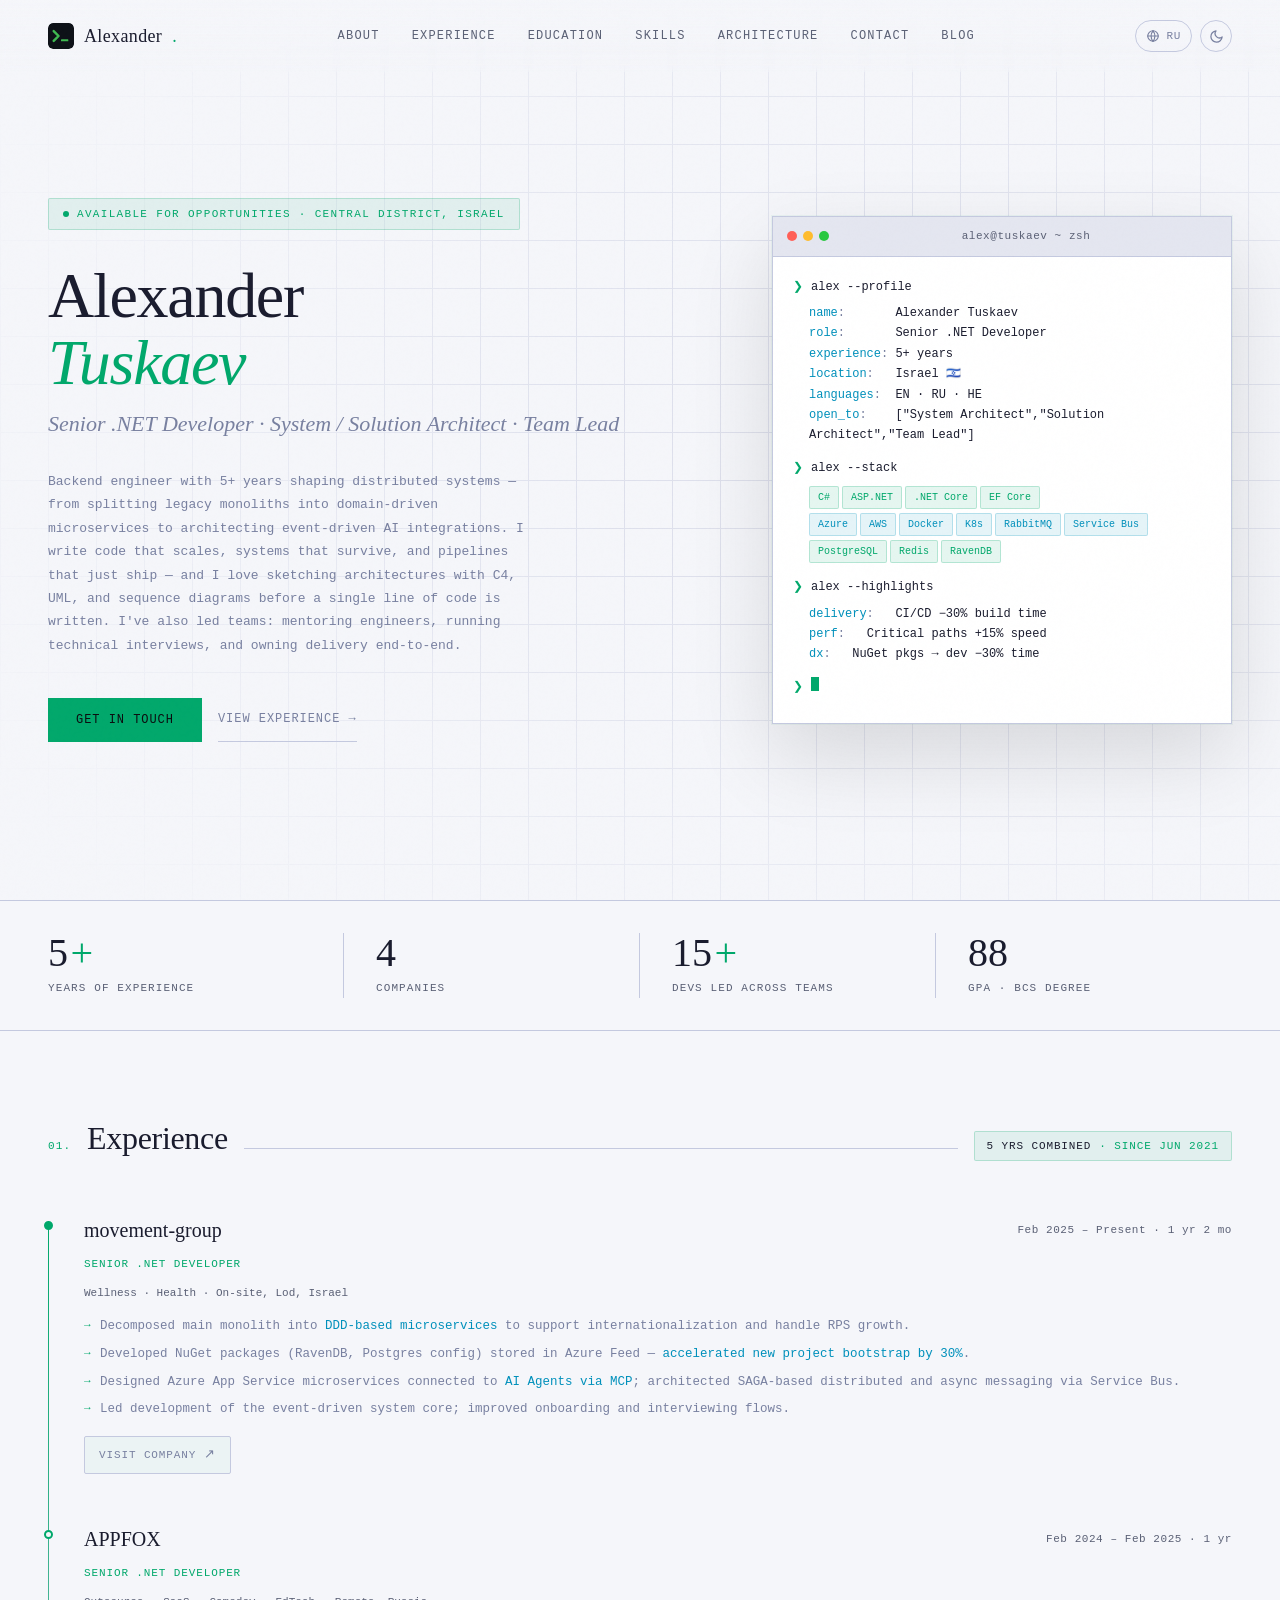
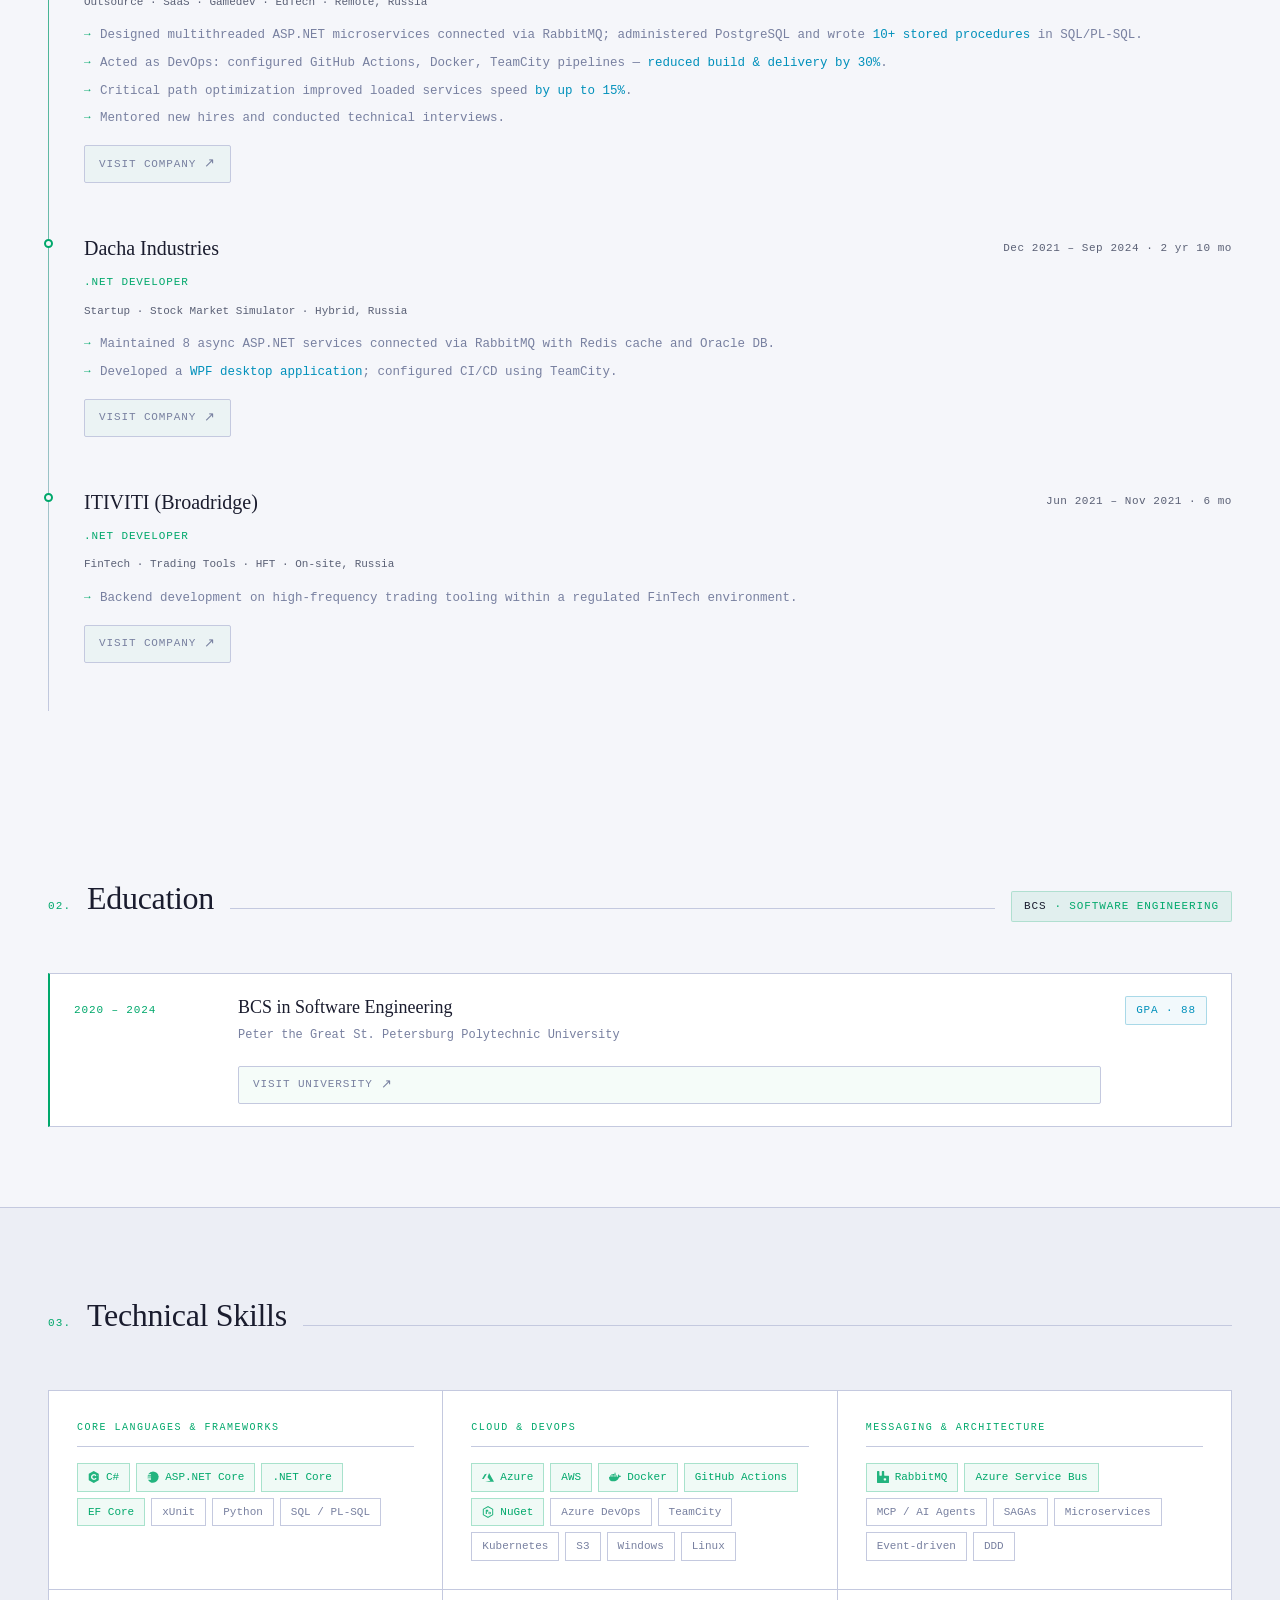
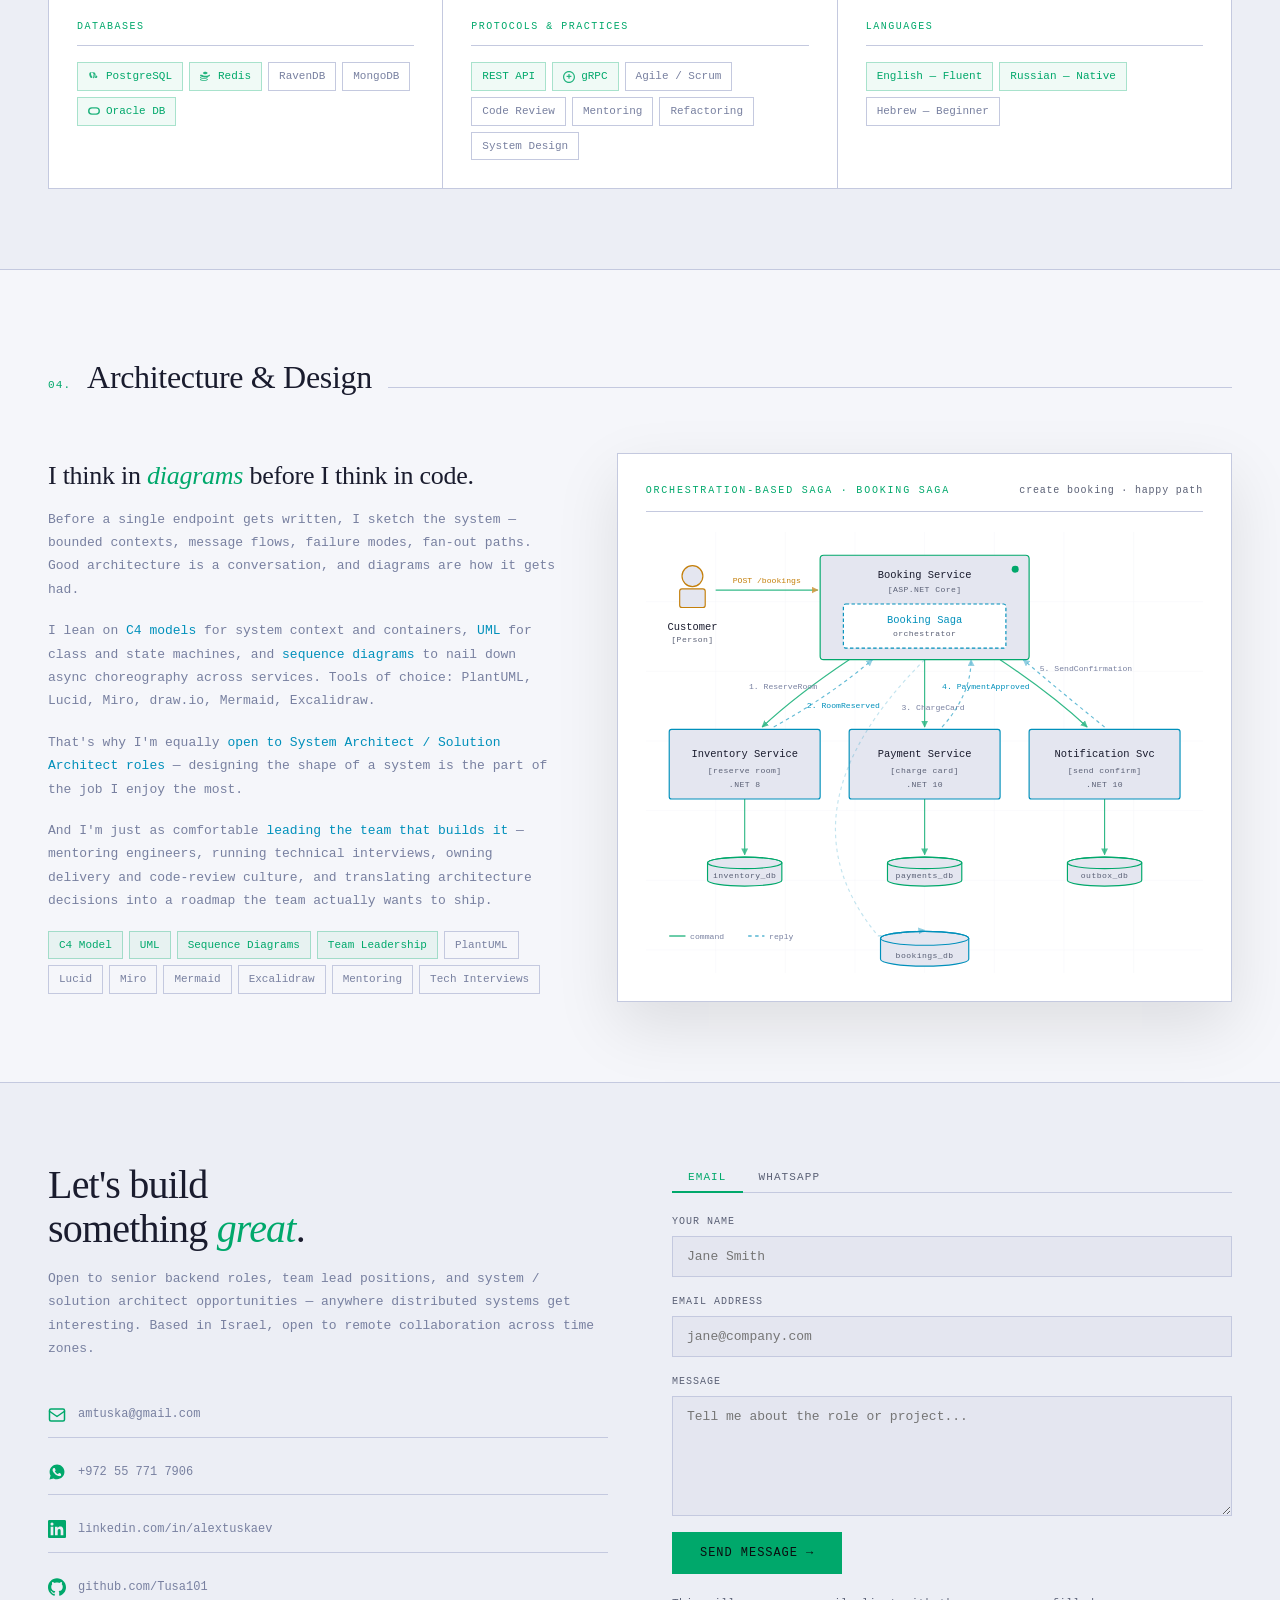
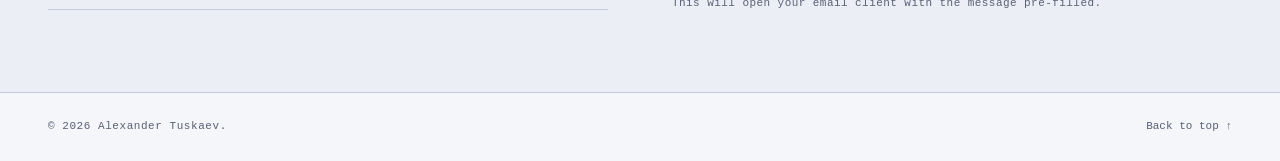
<file: index.html>
<!DOCTYPE html>
<html lang="en" data-theme="dark">
<head>
<meta charset="UTF-8" />
<meta name="viewport" content="width=device-width, initial-scale=1.0"/>
<meta http-equiv="Content-Security-Policy" content="default-src 'none'; style-src 'self' https://fonts.googleapis.com; font-src https://fonts.gstatic.com; script-src 'self'; img-src 'self' data:; connect-src 'none'; object-src 'none'; manifest-src 'self'; base-uri 'self'; form-action 'self';">
<meta name="robots" content="index, follow, noarchive">
<meta name="i18n-title-key" content="page.title.index">
<title>Alexander Tuskaev — Senior .NET Developer</title>
<link rel="preconnect" href="https://fonts.googleapis.com">
<link href="https://fonts.googleapis.com/css2?family=DM+Mono:ital,wght@0,300;0,400;0,500;1,300&family=Fraunces:ital,opsz,wght@0,9..144,300;0,9..144,400;0,9..144,600;1,9..144,300&display=swap" rel="stylesheet">
<link rel="stylesheet" href="index.css">
<script src="theme.js"></script>
<script src="i18n/en.js"></script>
<script src="i18n/ru.js"></script>
<script src="lang.js"></script>
<link rel="icon" type="image/png" href="favicons/favicon-96x96.png" sizes="96x96" />
<link rel="icon" type="image/svg+xml" href="favicons/favicon.svg" />
<link rel="shortcut icon" href="favicons/favicon.ico" />
<link rel="apple-touch-icon" sizes="180x180" href="favicons/apple-touch-icon.png" />
<meta name="apple-mobile-web-app-title" content="Tusa101" />
<meta name="description" content="Personal portfolio of Alexander Tuskaev — .NET Backend Engineer specializing in scalable systems, microservices and cloud solutions." />

  <!-- Open Graph -->
  <meta property="og:title" content="Alexander Tuskaev | Backend Engineer" />
  <meta property="og:description" content="Personal portfolio, projects and contact information." />
  <meta property="og:image" content="https://tusa101.github.io/preview.png" />
  <meta property="og:url" content="https://tusa101.github.io/" />
  <meta property="og:type" content="website" />

  <!-- Twitter -->
  <meta name="twitter:card" content="summary_large_image" />
  <meta name="twitter:title" content="Alexander Tuskaev | Backend Engineer" />
  <meta name="twitter:description" content="Personal portfolio, projects and contact information." />
  <meta name="twitter:image" content="https://tusa101.github.io/preview.png" />
<link rel="manifest" href="favicons/site.webmanifest" />
</head>
<body>

<!-- NAV -->
<nav>
  <a href="#" class="nav-logo">
    <img src="favicons/favicon.svg" alt="" class="nav-logo-img" />
    Alexander<span>.</span>
  </a>
  <ul class="nav-links">
    <li><a href="#" data-i18n="nav.about">About</a></li>
    <li><a href="#experience" data-i18n="nav.experience">Experience</a></li>
    <li><a href="#education" data-i18n="nav.education">Education</a></li>
    <li><a href="#skills" data-i18n="nav.skills">Skills</a></li>
    <li><a href="#architecture" data-i18n="nav.architecture">Architecture</a></li>
    <li><a href="#contact" data-i18n="nav.contact">Contact</a></li>
    <li><a href="blog.html" data-i18n="nav.blog">Blog</a></li>
  </ul>
  <div class="nav-actions">
    <button id="lang-toggle" class="lang-toggle" aria-label="Switch language" title="Switch language"></button>
    <button id="theme-toggle" class="theme-toggle" aria-label="Switch to light theme" title="Switch to light theme"></button>
  </div>
</nav>

<!-- HERO -->
<section class="hero">
  <div class="hero-left">
    <div class="hero-tag" id="hero-tag"></div>
    <h1 id="hero-name"></h1>
    <p class="hero-subtitle" id="hero-subtitle"></p>
    <p class="hero-desc" id="hero-desc"></p>
    <div class="hero-actions">
      <a href="#contact" class="btn-primary" data-i18n="hero.btn.getInTouch">Get in touch</a>
      <a href="#experience" class="btn-ghost" data-i18n="hero.btn.viewExperience">View experience →</a>
    </div>
  </div>

  <div class="hero-right">
    <div class="terminal">
      <div class="terminal-bar">
        <div class="dot dot-r"></div>
        <div class="dot dot-y"></div>
        <div class="dot dot-g"></div>
        <span class="terminal-title">alex@tuskaev ~ zsh</span>
      </div>
      <div class="terminal-body" id="terminal-body"></div>
    </div>
  </div>
</section>

<!-- METRICS -->
<div class="metrics" id="metrics-row"></div>

<!-- EXPERIENCE -->
<section id="experience">
  <div class="section-header">
    <span class="section-num">01.</span>
    <h2 class="section-title" data-i18n="section.experience">Experience</h2>
    <div class="section-line"></div>
    <span class="section-summary" id="experience-summary"></span>
  </div>
  <div class="timeline" id="experience-list"></div>
</section>

<!-- EDUCATION -->
<section id="education">
  <div class="section-header">
    <span class="section-num">02.</span>
    <h2 class="section-title" data-i18n="section.education">Education</h2>
    <div class="section-line"></div>
    <span class="section-summary" data-i18n-html="edu.summaryHtml"><strong>BCS</strong> · Software Engineering</span>
  </div>
  <div class="education-list" id="education-list"></div>
</section>

<!-- SKILLS -->
<section id="skills">
  <div class="section-header">
    <span class="section-num">03.</span>
    <h2 class="section-title" data-i18n="section.skills">Technical Skills</h2>
    <div class="section-line"></div>
  </div>
  <div class="skills-grid" id="skills-grid"></div>
</section>

<!-- ARCHITECTURE -->
<section id="architecture">
  <div class="section-header">
    <span class="section-num">04.</span>
    <h2 class="section-title" data-i18n="section.architecture">Architecture &amp; Design</h2>
    <div class="section-line"></div>
  </div>

  <div class="arch-inner">
    <div class="arch-text" id="arch-text"></div>

    <div class="arch-diagram">
      <div class="arch-diagram-header">
        <span class="arch-diagram-title">Orchestration-based Saga · Booking Saga</span>
        <span class="arch-diagram-meta">create booking · happy path</span>
      </div>
      <svg class="arch-svg" viewBox="0 0 480 380" xmlns="http://www.w3.org/2000/svg">
        <!-- Defs: arrowheads -->
        <defs>
          <marker id="arrow-cmd" viewBox="0 0 10 10" refX="9" refY="5" markerWidth="6" markerHeight="6" orient="auto-start-reverse">
            <path d="M 0 0 L 10 5 L 0 10 z" fill="#4af0a0" opacity="0.85"/>
          </marker>
          <marker id="arrow-reply" viewBox="0 0 10 10" refX="9" refY="5" markerWidth="6" markerHeight="6" orient="auto-start-reverse">
            <path d="M 0 0 L 10 5 L 0 10 z" fill="#3dd6f5" opacity="0.7"/>
          </marker>
          <marker id="arrow-init" viewBox="0 0 10 10" refX="9" refY="5" markerWidth="6" markerHeight="6" orient="auto-start-reverse">
            <path d="M 0 0 L 10 5 L 0 10 z" fill="#f5a623" opacity="0.85"/>
          </marker>
        </defs>

        <!-- Background grid -->
        <g class="arch-grid" opacity="0.15">
          <path d="M 0 60 H 480 M 0 120 H 480 M 0 180 H 480 M 0 240 H 480 M 0 300 H 480 M 0 360 H 480" stroke="#1e2235" stroke-width="0.5"/>
          <path d="M 60 0 V 380 M 120 0 V 380 M 180 0 V 380 M 240 0 V 380 M 300 0 V 380 M 360 0 V 380 M 420 0 V 380" stroke="#1e2235" stroke-width="0.5"/>
        </g>

        <!-- Client / Customer -->
        <g class="arch-person">
          <circle cx="40" cy="38" r="9" fill="#181b22" stroke="#f5a623" stroke-width="1"/>
          <rect x="29" y="49" width="22" height="16" rx="2" fill="#181b22" stroke="#f5a623" stroke-width="1"/>
          <text x="40" y="84" class="node-label" text-anchor="middle">Customer</text>
          <text x="40" y="95" class="node-sub" text-anchor="middle">[Person]</text>
        </g>

        <!-- Booking Service (with orchestrator inside) -->
        <rect x="150" y="20" width="180" height="90" rx="3" class="node-box primary"/>
        <text x="240" y="40" class="node-label" text-anchor="middle">Booking Service</text>
        <text x="240" y="52" class="node-sub" text-anchor="middle">[ASP.NET Core]</text>
        <!-- Inner orchestrator box -->
        <rect x="170" y="62" width="140" height="38" rx="2" class="arch-inner-box" fill="#13151c" stroke="#3dd6f5" stroke-width="1" stroke-dasharray="3 2"/>
        <text x="240" y="78" class="node-label node-label--accent2" text-anchor="middle">Booking Saga</text>
        <text x="240" y="90" class="node-sub" text-anchor="middle">orchestrator</text>
        <circle cx="318" cy="32" r="3" class="pulse-dot"/>

        <!-- Participant: Inventory Service -->
        <rect x="20" y="170" width="130" height="60" rx="2" class="node-box secondary"/>
        <text x="85" y="194" class="node-label" text-anchor="middle">Inventory Service</text>
        <text x="85" y="208" class="node-sub" text-anchor="middle">[reserve room]</text>
        <text x="85" y="220" class="node-sub" text-anchor="middle">.NET 8</text>

        <!-- Participant: Payment Service -->
        <rect x="175" y="170" width="130" height="60" rx="2" class="node-box secondary"/>
        <text x="240" y="194" class="node-label" text-anchor="middle">Payment Service</text>
        <text x="240" y="208" class="node-sub" text-anchor="middle">[charge card]</text>
        <text x="240" y="220" class="node-sub" text-anchor="middle">.NET 10</text>

        <!-- Participant: Notification Service -->
        <rect x="330" y="170" width="130" height="60" rx="2" class="node-box secondary"/>
        <text x="395" y="194" class="node-label" text-anchor="middle">Notification Svc</text>
        <text x="395" y="208" class="node-sub" text-anchor="middle">[send confirm]</text>
        <text x="395" y="220" class="node-sub" text-anchor="middle">.NET 10</text>

        <!-- Databases under each participant -->
        <g class="arch-db">
          <ellipse cx="85" cy="285" rx="32" ry="5" fill="#181b22" stroke="#4af0a0" stroke-width="1"/>
          <path d="M 53 285 V 300 A 32 5 0 0 0 117 300 V 285" fill="#181b22" stroke="#4af0a0" stroke-width="1"/>
          <ellipse cx="85" cy="285" rx="32" ry="5" fill="none" stroke="#4af0a0" stroke-width="1"/>
          <text x="85" y="296" class="node-sub" text-anchor="middle" dominant-baseline="middle">inventory_db</text>
        </g>
        <g class="arch-db">
          <ellipse cx="240" cy="285" rx="32" ry="5" fill="#181b22" stroke="#4af0a0" stroke-width="1"/>
          <path d="M 208 285 V 300 A 32 5 0 0 0 272 300 V 285" fill="#181b22" stroke="#4af0a0" stroke-width="1"/>
          <ellipse cx="240" cy="285" rx="32" ry="5" fill="none" stroke="#4af0a0" stroke-width="1"/>
          <text x="240" y="296" class="node-sub" text-anchor="middle" dominant-baseline="middle">payments_db</text>
        </g>
        <g class="arch-db">
          <ellipse cx="395" cy="285" rx="32" ry="5" fill="#181b22" stroke="#4af0a0" stroke-width="1"/>
          <path d="M 363 285 V 300 A 32 5 0 0 0 427 300 V 285" fill="#181b22" stroke="#4af0a0" stroke-width="1"/>
          <ellipse cx="395" cy="285" rx="32" ry="5" fill="none" stroke="#4af0a0" stroke-width="1"/>
          <text x="395" y="296" class="node-sub" text-anchor="middle" dominant-baseline="middle">outbox_db</text>
        </g>

        <!-- Booking DB -->
        <g class="arch-db arch-db--booking">
          <ellipse cx="240" cy="350" rx="38" ry="6" fill="#181b22" stroke="#3dd6f5" stroke-width="1"/>
          <path d="M 202 350 V 368 A 38 6 0 0 0 278 368 V 350" fill="#181b22" stroke="#3dd6f5" stroke-width="1"/>
          <ellipse cx="240" cy="350" rx="38" ry="6" fill="none" stroke="#3dd6f5" stroke-width="1"/>
          <text x="240" y="365" class="node-sub" text-anchor="middle" dominant-baseline="middle">bookings_db</text>
        </g>

        <!-- Customer -> Booking Service: POST /bookings -->
        <path d="M 60 50 L 148 50" class="edge solid" stroke="#f5a623" marker-end="url(#arrow-init)"/>
        <text x="104" y="44" class="edge-label edge-label--accent3" text-anchor="middle">POST /bookings</text>

        <!-- Orchestrator -> Inventory: ReserveRoom command -->
        <path d="M 175 110 Q 130 140 100 168" class="edge solid" marker-end="url(#arrow-cmd)"/>
        <text x="118" y="135" class="edge-label" text-anchor="middle">1. ReserveRoom</text>

        <!-- Inventory -> Orchestrator: RoomReserved reply -->
        <path d="M 110 168 Q 160 140 195 110" class="edge dashed" marker-end="url(#arrow-reply)"/>
        <text x="170" y="152" class="edge-label edge-label--accent2" text-anchor="middle">2. RoomReserved</text>

        <!-- Orchestrator -> Payment: ChargeCard command -->
        <path d="M 240 110 L 240 168" class="edge solid" marker-end="url(#arrow-cmd)"/>
        <text x="220" y="153" class="edge-label">3. ChargeCard</text>

        <!-- Payment -> Orchestrator: PaymentApproved reply -->
        <path d="M 255 168 Q 280 140 280 110" class="edge dashed" marker-end="url(#arrow-reply)"/>
        <text x="255" y="135" class="edge-label edge-label--accent2">4. PaymentApproved</text>

        <!-- Orchestrator -> Notification: SendConfirmation command -->
        <path d="M 305 110 Q 350 140 380 168" class="edge solid" marker-end="url(#arrow-cmd)"/>
        <text x="379" y="120" class="edge-label" text-anchor="middle">5. SendConfirmation</text>

        <!-- Notification -> Orchestrator: ConfirmationSent reply -->
        <path d="M 395 168 Q 360 140 325 110" class="edge dashed" marker-end="url(#arrow-reply)"/>

        <!-- Participants -> their DBs -->
        <path d="M 85 230 L 85 278" class="edge solid" marker-end="url(#arrow-cmd)"/>
        <path d="M 240 230 L 240 278" class="edge solid" marker-end="url(#arrow-cmd)"/>
        <path d="M 395 230 L 395 278" class="edge solid" marker-end="url(#arrow-cmd)"/>

        <!-- Booking Service -> bookings_db -->
        <path d="M 240 110 Q 110 240 200 348" class="edge dashed" stroke-opacity="0.4"/>
        <path d="M 200 348 L 240 343" class="edge dashed" marker-end="url(#arrow-reply)" stroke-opacity="0.6"/>

        <!-- Legend -->
        <g class="arch-legend" transform="translate(20, 348)">
          <line x1="0" y1="0" x2="14" y2="0" stroke="#4af0a0" stroke-width="1"/>
          <text x="18" y="3" class="edge-label">command</text>
          <line x1="68" y1="0" x2="82" y2="0" stroke="#3dd6f5" stroke-width="1" stroke-dasharray="3 3"/>
          <text x="86" y="3" class="edge-label">reply</text>
        </g>
      </svg>
    </div>
  </div>
</section>

<!-- CONTACT -->
<section id="contact" class="contact-section">
  <div class="contact-inner">
    <div class="contact-left">
      <h2 id="contact-heading"></h2>
      <p id="contact-blurb"></p>
      <div class="contact-links" id="contact-links"></div>
    </div>

    <div class="contact-right">
      <div class="form-tabs">
        <button class="form-tab form-tab--active" data-tab="email" data-i18n="form.tab.email">Email</button>
        <button class="form-tab" data-tab="whatsapp" data-i18n="form.tab.whatsapp">WhatsApp</button>
      </div>

      <form class="form" id="contact-form" novalidate>
        <div class="form-group">
          <label class="form-label" for="cf-name" data-i18n="form.email.name.label">Your name</label>
          <input type="text" id="cf-name" class="form-input" placeholder="Jane Smith" data-i18n-placeholder="form.email.name.placeholder" required />
        </div>
        <div class="form-group">
          <label class="form-label" for="cf-email" data-i18n="form.email.email.label">Email address</label>
          <input type="email" id="cf-email" class="form-input" placeholder="jane@company.com" data-i18n-placeholder="form.email.email.placeholder" required />
        </div>
        <div class="form-group">
          <label class="form-label" for="cf-message" data-i18n="form.email.message.label">Message</label>
          <textarea id="cf-message" class="form-textarea" placeholder="Tell me about the role or project..." data-i18n-placeholder="form.email.message.placeholder" required></textarea>
        </div>
        <button type="submit" class="form-submit" data-i18n="form.email.submit">Send message →</button>
        <p class="form-hint" id="cf-hint" data-i18n="form.email.hint">This will open your email client with the message pre-filled.</p>
      </form>

      <div class="form form--hidden" id="whatsapp-form">
        <p class="form-hint form-hint--intro" data-i18n="form.wa.intro">All fields are optional — fill in what you know.</p>
        <div class="form-group">
          <label class="form-label" for="wa-company" data-i18n="form.wa.company.label">Company</label>
          <input type="text" id="wa-company" class="form-input" placeholder="Acme Corp" data-i18n-placeholder="form.wa.company.placeholder" />
        </div>
        <div class="form-group">
          <label class="form-label" for="wa-role" data-i18n="form.wa.role.label">Role</label>
          <input type="text" id="wa-role" class="form-input" placeholder="Senior Backend Developer" data-i18n-placeholder="form.wa.role.placeholder" />
        </div>
        <div class="form-group">
          <label class="form-label" for="wa-location" data-i18n="form.wa.location.label">Location</label>
          <select id="wa-location" class="form-input form-select">
            <option value="" data-i18n="form.wa.location.notSpecified">— not specified —</option>
            <option value="Remote" data-i18n="form.wa.location.remote">Remote</option>
            <option value="On-site" data-i18n="form.wa.location.onsite">On-site</option>
            <option value="Hybrid" data-i18n="form.wa.location.hybrid">Hybrid</option>
          </select>
        </div>
        <div class="form-group">
          <label class="form-label" for="wa-contact" data-i18n="form.wa.contact.label">Your contact details</label>
          <input type="text" id="wa-contact" class="form-input" placeholder="email or phone" data-i18n-placeholder="form.wa.contact.placeholder" />
        </div>
        <a class="form-submit form-submit--wa" id="wa-send" href="#" target="_blank" rel="noopener noreferrer" data-i18n="form.wa.submit">Open in WhatsApp →</a>
        <p class="form-hint" data-i18n="form.wa.hint">Opens WhatsApp with a pre-filled message.</p>
      </div>
    </div>
  </div>
</section>

<!-- FOOTER -->
<footer>
  <p id="footer-copy"></p>
  <a href="#" data-i18n="footer.backToTop">Back to top ↑</a>
</footer>

<script src="cv-loader.js"></script>

</body>
</html>
</file>
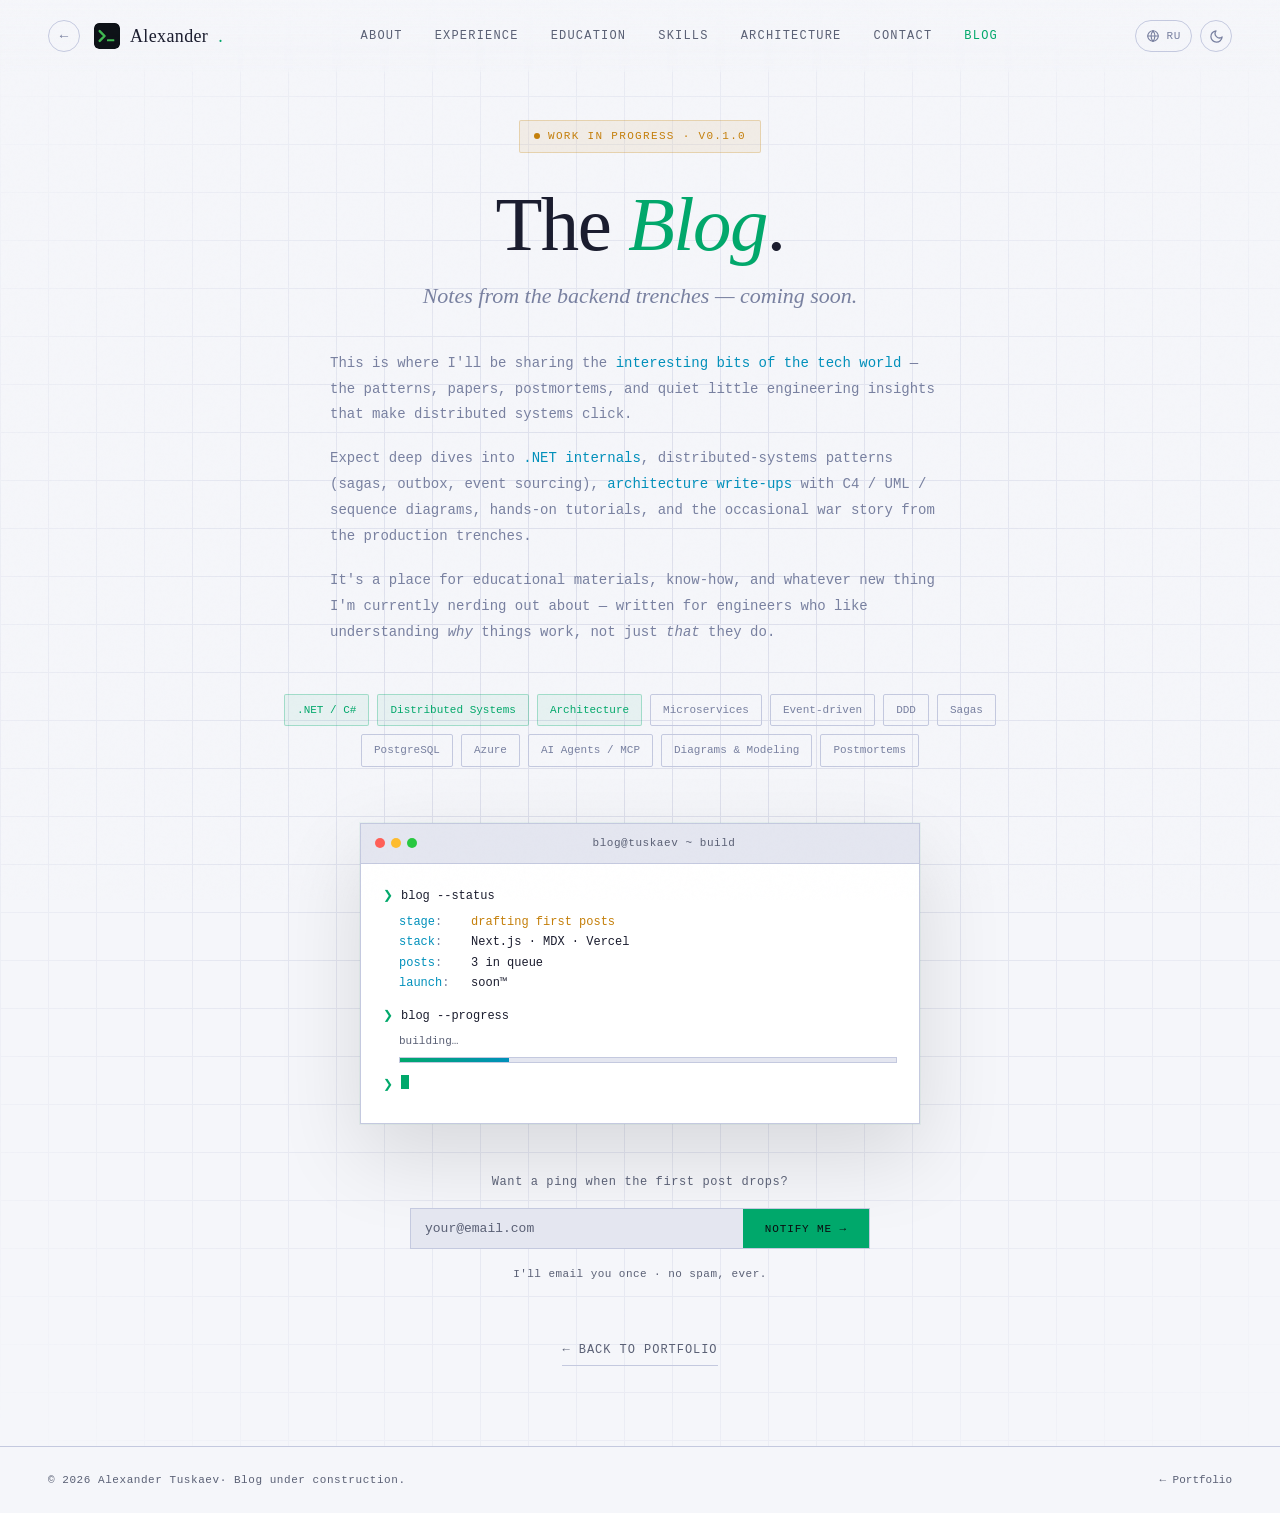
<file: blog.html>
<!DOCTYPE html>
<html lang="en" data-theme="dark">
<head>
<meta charset="UTF-8" />
<meta name="viewport" content="width=device-width, initial-scale=1.0"/>
<meta http-equiv="Content-Security-Policy" content="default-src 'none'; style-src 'self' https://fonts.googleapis.com; font-src https://fonts.gstatic.com; script-src 'self'; img-src 'self' data:; connect-src 'none'; object-src 'none'; manifest-src 'self'; base-uri 'self'; form-action 'self';">
<meta name="robots" content="index, follow, noarchive">
<meta name="i18n-title-key" content="page.title.blog">
<title>Blog — Alexander Tuskaev · Coming soon</title>
<link rel="preconnect" href="https://fonts.googleapis.com">
<link href="https://fonts.googleapis.com/css2?family=DM+Mono:ital,wght@0,300;0,400;0,500;1,300&family=Fraunces:ital,opsz,wght@0,9..144,300;0,9..144,400;0,9..144,600;1,9..144,300&display=swap" rel="stylesheet">
<link rel="stylesheet" href="blog.css">
<script src="theme.js"></script>
<script src="i18n/en.js"></script>
<script src="i18n/ru.js"></script>
<script src="lang.js"></script>
<link rel="icon" type="image/png" href="favicons/favicon-96x96.png" sizes="96x96" />
<link rel="icon" type="image/svg+xml" href="favicons/favicon.svg" />
<link rel="shortcut icon" href="favicons/favicon.ico" />
<link rel="apple-touch-icon" sizes="180x180" href="favicons/apple-touch-icon.png" />
<meta name="apple-mobile-web-app-title" content="Tusa101" />
<link rel="manifest" href="favicons/site.webmanifest" />
</head>
<body>

<!-- NAV -->
<nav>
  <div class="nav-left">
    <a href="index.html" class="nav-back" title="Back to portfolio" aria-label="Back to portfolio" data-i18n-title="nav.backToPortfolio" data-i18n-aria-label="nav.backToPortfolio">←</a>
    <a href="index.html" class="nav-logo">
      <img src="favicons/favicon.svg" alt="" class="nav-logo-img" />
      Alexander<span>.</span>
    </a>
  </div>
  <ul class="nav-links">
    <li><a href="index.html#" data-i18n="nav.about">About</a></li>
    <li><a href="index.html#experience" data-i18n="nav.experience">Experience</a></li>
    <li><a href="index.html#education" data-i18n="nav.education">Education</a></li>
    <li><a href="index.html#skills" data-i18n="nav.skills">Skills</a></li>
    <li><a href="index.html#architecture" data-i18n="nav.architecture">Architecture</a></li>
    <li><a href="index.html#contact" data-i18n="nav.contact">Contact</a></li>
    <li><a href="blog.html" class="active" data-i18n="nav.blog">Blog</a></li>
  </ul>
  <div class="nav-actions">
    <button id="lang-toggle" class="lang-toggle" aria-label="Switch language" title="Switch language"></button>
    <button id="theme-toggle" class="theme-toggle" aria-label="Switch to light theme" title="Switch to light theme"></button>
  </div>
</nav>

<!-- HERO -->
<section class="blog-hero">
  <div class="blog-inner">
    <div class="wip-tag" data-i18n="blog.wip">Work in progress · v0.1.0</div>

    <h1 data-i18n-html="blog.headingHtml">The <em>Blog</em>.</h1>
    <p class="blog-subtitle" data-i18n="blog.subtitle">Notes from the backend trenches — coming soon.</p>

    <div class="blog-desc">
      <p data-i18n-html="blog.desc.p1Html">
        This is where I'll be sharing the <span class="highlight">interesting bits of the tech world</span> — the patterns, papers, postmortems, and quiet little engineering insights that make distributed systems click.
      </p>
      <p data-i18n-html="blog.desc.p2Html">
        Expect deep dives into <span class="highlight">.NET internals</span>, distributed-systems patterns (sagas, outbox, event sourcing), <span class="highlight">architecture write-ups</span> with C4 / UML / sequence diagrams, hands-on tutorials, and the occasional war story from the production trenches.
      </p>
      <p data-i18n-html="blog.desc.p3Html">
        It's a place for educational materials, know-how, and whatever new thing I'm currently nerding out about — written for engineers who like understanding <em>why</em> things work, not just <em>that</em> they do.
      </p>
    </div>

    <!-- Topics preview -->
    <div class="blog-topics">
      <span class="topic-chip primary">.NET / C#</span>
      <span class="topic-chip primary">Distributed Systems</span>
      <span class="topic-chip primary">Architecture</span>
      <span class="topic-chip">Microservices</span>
      <span class="topic-chip">Event-driven</span>
      <span class="topic-chip">DDD</span>
      <span class="topic-chip">Sagas</span>
      <span class="topic-chip">PostgreSQL</span>
      <span class="topic-chip">Azure</span>
      <span class="topic-chip">AI Agents / MCP</span>
      <span class="topic-chip">Diagrams &amp; Modeling</span>
      <span class="topic-chip">Postmortems</span>
    </div>

    <!-- Status terminal -->
    <div class="build-card">
      <div class="build-bar">
        <div class="dot dot-r"></div>
        <div class="dot dot-y"></div>
        <div class="dot dot-g"></div>
        <span class="build-title">blog@tuskaev ~ build</span>
      </div>
      <div class="build-body">
        <div class="b-line">
          <span class="b-prompt">❯</span>
          <span class="b-cmd" data-i18n="blog.terminal.cmd.status">blog --status</span>
        </div>
        <div class="b-out">
          <span class="b-key" data-i18n="blog.terminal.key.stage">stage</span>:&nbsp;&nbsp;&nbsp;&nbsp;<span class="b-warn" data-i18n="blog.terminal.value.stage">drafting first posts</span><br>
          <span class="b-key" data-i18n="blog.terminal.key.stack">stack</span>:&nbsp;&nbsp;&nbsp;&nbsp;<span class="b-val" data-i18n="blog.terminal.value.stack">Next.js · MDX · Vercel</span><br>
          <span class="b-key" data-i18n="blog.terminal.key.posts">posts</span>:&nbsp;&nbsp;&nbsp;&nbsp;<span class="b-val" data-i18n="blog.terminal.value.posts">3 in queue</span><br>
          <span class="b-key" data-i18n="blog.terminal.key.launch">launch</span>:&nbsp;&nbsp;&nbsp;<span class="b-val" data-i18n="blog.terminal.value.launch">soon™</span>
        </div>

        <div class="b-line">
          <span class="b-prompt">❯</span>
          <span class="b-cmd" data-i18n="blog.terminal.cmd.progress">blog --progress</span>
        </div>
        <div class="progress-wrap">
          <span data-i18n="blog.terminal.progress">building…</span>
          <div class="progress-bar"><div class="progress-fill"></div></div>
        </div>

        <div class="b-line">
          <span class="b-prompt">❯</span>
          <span class="b-cursor"></span>
        </div>
      </div>
    </div>

    <!-- Notify -->
    <div class="notify">
      <div class="notify-text" data-i18n="blog.notify.text">Want a ping when the first post drops?</div>
      <form class="notify-form" id="notify-form" novalidate>
        <input type="email" id="notify-email" class="notify-input" placeholder="your@email.com" data-i18n-placeholder="blog.notify.placeholder" required />
        <button type="submit" class="notify-btn" data-i18n="blog.notify.btn">Notify me →</button>
      </form>
      <div class="notify-hint" id="notify-hint" data-i18n="blog.notify.hint">I'll email you once · no spam, ever.</div>
    </div>

    <a href="index.html" class="back-link" data-i18n="blog.backLink">← Back to portfolio</a>
  </div>
</section>

<!-- FOOTER -->
<footer>
  <p><span id="blog-footer-year">© 2026 Alexander Tuskaev</span><span data-i18n="footer.blogTagline"> · Blog under construction.</span></p>
  <a href="index.html" data-i18n="footer.portfolioLink">← Portfolio</a>
</footer>

<script src="blog-notify.js"></script>

</body>
</html>
</file>
<file: index.css>
*,
*::before,
*::after {
    box-sizing: border-box;
    margin: 0;
    padding: 0;
}

:root {
    /* ── Dark theme (default) ── */
    --bg:      #0b0c0f;
    --bg2:     #111318;
    --bg3:     #181b22;
    --line:    #1f2330;
    --accent:  #4af0a0;
    --accent2: #3dd6f5;
    --accent3: #f5a623;
    --text:    #e8eaf0;
    --muted:   #6b7185;
    --muted2:  #9099b5;
    --card:    #13151c;
    --border:  #1e2235;

    /* ── Derived tokens ── */
    --nav-bg:       rgba(11, 12, 15, 0.95);
    --shadow-lg:    rgba(0, 0, 0, 0.60);
    --shadow-md:    rgba(0, 0, 0, 0.50);
    --accent-hover: #6affb8;

    /* Accent tints */
    --accent-a4:    rgba(74, 240, 160, 0.04);
    --accent-a5:    rgba(74, 240, 160, 0.05);
    --accent-a6:    rgba(74, 240, 160, 0.06);
    --accent-a8:    rgba(74, 240, 160, 0.08);
    --accent-a10:   rgba(74, 240, 160, 0.10);
    --accent-a20:   rgba(74, 240, 160, 0.20);
    --accent-a30:   rgba(74, 240, 160, 0.30);
    --accent2-a5:   rgba(61, 214, 245, 0.05);
    --accent2-a10:  rgba(61, 214, 245, 0.10);
    --accent2-a20:  rgba(61, 214, 245, 0.20);
    --accent2-a30:  rgba(61, 214, 245, 0.30);
    --accent3-a8:   rgba(245, 166, 35, 0.08);
    --accent3-a25:  rgba(245, 166, 35, 0.25);
}

[data-theme="light"] {
    --bg:      #f5f6fa;
    --bg2:     #eceef5;
    --bg3:     #e4e6f0;
    --line:    #c8cce0;
    --accent:  #00a86b;
    --accent2: #0090bb;
    --accent3: #c47f0a;
    --text:    #1a1c2e;
    --muted:   #5a6075;
    --muted2:  #7880a0;
    --card:    #ffffff;
    --border:  #c4c9df;

    --nav-bg:       rgba(245, 246, 250, 0.95);
    --shadow-lg:    rgba(0, 0, 0, 0.12);
    --shadow-md:    rgba(0, 0, 0, 0.10);
    --accent-hover: #00c882;

    --accent-a4:    rgba(0, 168, 107, 0.04);
    --accent-a5:    rgba(0, 168, 107, 0.05);
    --accent-a6:    rgba(0, 168, 107, 0.06);
    --accent-a8:    rgba(0, 168, 107, 0.08);
    --accent-a10:   rgba(0, 168, 107, 0.10);
    --accent-a20:   rgba(0, 168, 107, 0.22);
    --accent-a30:   rgba(0, 168, 107, 0.30);
    --accent2-a5:   rgba(0, 144, 187, 0.05);
    --accent2-a10:  rgba(0, 144, 187, 0.10);
    --accent2-a20:  rgba(0, 144, 187, 0.22);
    --accent2-a30:  rgba(0, 144, 187, 0.30);
    --accent3-a8:   rgba(196, 127, 10, 0.08);
    --accent3-a25:  rgba(196, 127, 10, 0.25);
}

[data-theme="light"] .form-select {
    background-image: url("data:image/svg+xml,%3Csvg xmlns='http://www.w3.org/2000/svg' width='10' height='6' viewBox='0 0 10 6'%3E%3Cpath d='M0 0l5 6 5-6z' fill='%2300a86b'/%3E%3C/svg%3E");
}

html {
    scroll-behavior: smooth;
}

body {
    background: var(--bg);
    color: var(--text);
    font-family: 'DM Mono', monospace;
    font-size: 14px;
    line-height: 1.7;
    overflow-x: hidden;
}

/* Grain overlay */
body::before {
    content: '';
    position: fixed;
    inset: 0;
    background-image: url("data:image/svg+xml,%3Csvg viewBox='0 0 256 256' xmlns='http://www.w3.org/2000/svg'%3E%3Cfilter id='noise'%3E%3CfeTurbulence type='fractalNoise' baseFrequency='0.9' numOctaves='4' stitchTiles='stitch'/%3E%3C/filter%3E%3Crect width='100%25' height='100%25' filter='url(%23noise)' opacity='0.04'/%3E%3C/svg%3E");
    pointer-events: none;
    z-index: 999;
    opacity: 0.4;
}

/* ── NAV ── */
nav {
    position: fixed;
    top: 0;
    left: 0;
    right: 0;
    z-index: 100;
    padding: 20px 48px;
    display: flex;
    justify-content: space-between;
    align-items: center;
    background: linear-gradient(to bottom, var(--nav-bg) 0%, transparent 100%);
    backdrop-filter: blur(4px);
}

.nav-logo {
    display: flex;
    align-items: center;
    gap: 10px;
    font-family: 'Fraunces', serif;
    font-size: 18px;
    font-weight: 300;
    letter-spacing: 0.02em;
    color: var(--text);
    text-decoration: none;
}

.nav-logo-img {
    width: 26px;
    height: 26px;
    border-radius: 5px;
    flex-shrink: 0;
}

.nav-logo span {
    color: var(--accent);
}

.nav-links {
    display: flex;
    gap: 32px;
    list-style: none;
}

.nav-links a {
    color: var(--muted);
    text-decoration: none;
    font-size: 12px;
    letter-spacing: 0.1em;
    text-transform: uppercase;
    transition: color 0.2s;
}

.nav-links a:hover {
    color: var(--accent);
}

/* ── HERO ── */
.hero {
    min-height: 100vh;
    display: grid;
    grid-template-columns: 1fr 1fr;
    align-items: center;
    padding: 100px 48px 60px;
    position: relative;
    overflow: hidden;
}

/* Background grid */
.hero::before {
    content: '';
    position: absolute;
    inset: 0;
    background-image:
        linear-gradient(var(--line) 1px, transparent 1px),
        linear-gradient(90deg, var(--line) 1px, transparent 1px);
    background-size: 48px 48px;
    mask-image: radial-gradient(ellipse 80% 80% at 70% 50%, black 30%, transparent 100%);
    opacity: 0.5;
}

.hero-left {
    position: relative;
    z-index: 1;
}

.hero-tag {
    display: inline-flex;
    align-items: center;
    gap: 8px;
    background: var(--accent-a8);
    border: 1px solid var(--accent-a20);
    color: var(--accent);
    font-size: 11px;
    letter-spacing: 0.12em;
    text-transform: uppercase;
    padding: 6px 14px;
    border-radius: 2px;
    margin-bottom: 32px;
}

.hero-tag::before {
    content: '';
    width: 6px;
    height: 6px;
    background: var(--accent);
    border-radius: 50%;
    animation: pulse 2s infinite;
}

@keyframes pulse {

    0%,
    100% {
        opacity: 1;
        transform: scale(1);
    }

    50% {
        opacity: 0.4;
        transform: scale(0.8);
    }
}

.hero h1 {
    font-family: 'Fraunces', serif;
    font-size: clamp(44px, 5vw, 72px);
    font-weight: 300;
    line-height: 1.05;
    letter-spacing: -0.02em;
    margin-bottom: 8px;
}

.hero h1 em {
    font-style: italic;
    color: var(--accent);
}

.hero-subtitle {
    font-family: 'Fraunces', serif;
    font-size: clamp(16px, 1.8vw, 22px);
    font-weight: 300;
    color: var(--muted2);
    margin-bottom: 28px;
    font-style: italic;
}

.hero-desc {
    color: var(--muted2);
    font-size: 13px;
    max-width: 480px;
    line-height: 1.8;
    margin-bottom: 40px;
}

.hero-actions {
    display: flex;
    gap: 16px;
    align-items: center;
}

.btn-primary {
    background: var(--accent);
    color: #0b0c0f;
    padding: 12px 28px;
    border: none;
    font-family: 'DM Mono', monospace;
    font-size: 12px;
    letter-spacing: 0.08em;
    text-transform: uppercase;
    cursor: pointer;
    text-decoration: none;
    transition: all 0.2s;
    display: inline-block;
}

.btn-primary:hover {
    background: var(--accent-hover);
    transform: translateY(-1px);
}

.btn-ghost {
    color: var(--muted2);
    font-size: 12px;
    letter-spacing: 0.08em;
    text-transform: uppercase;
    text-decoration: none;
    padding: 12px 0;
    border-bottom: 1px solid var(--border);
    transition: all 0.2s;
}

.btn-ghost:hover {
    color: var(--text);
    border-color: var(--muted);
}

/* Terminal card */
.hero-right {
    position: relative;
    z-index: 1;
    display: flex;
    justify-content: flex-end;
}

.terminal {
    background: var(--card);
    border: 1px solid var(--border);
    width: 100%;
    max-width: 460px;
    font-size: 12px;
    box-shadow: 0 32px 80px var(--shadow-lg), 0 0 0 1px var(--accent-a5);
}

.terminal-bar {
    background: var(--bg3);
    padding: 10px 14px;
    display: flex;
    align-items: center;
    gap: 6px;
    border-bottom: 1px solid var(--border);
}

.dot {
    width: 10px;
    height: 10px;
    border-radius: 50%;
}

.dot-r {
    background: #ff5f57;
}

.dot-y {
    background: #febc2e;
}

.dot-g {
    background: #28c840;
}

.terminal-title {
    margin-left: auto;
    margin-right: auto;
    color: var(--muted);
    font-size: 11px;
    letter-spacing: 0.05em;
}

.terminal-body {
    padding: 20px;
}

.t-line {
    display: flex;
    gap: 8px;
    margin-bottom: 6px;
}

.t-prompt {
    color: var(--accent);
    user-select: none;
}

.t-cmd {
    color: var(--text);
}

.t-out {
    color: var(--muted2);
    padding-left: 16px;
    margin-bottom: 12px;
}

.t-key {
    color: var(--accent2);
}

.t-val {
    color: var(--text);
}

.t-tag {
    display: inline-block;
    background: var(--accent-a10);
    border: 1px solid var(--accent-a20);
    color: var(--accent);
    font-size: 10px;
    padding: 2px 8px;
    margin: 2px 3px 2px 0;
    border-radius: 2px;
}

.t-tag2 {
    display: inline-block;
    background: var(--accent2-a10);
    border: 1px solid var(--accent2-a20);
    color: var(--accent2);
    font-size: 10px;
    padding: 2px 8px;
    margin: 2px 3px 2px 0;
    border-radius: 2px;
}

.t-cursor {
    display: inline-block;
    width: 8px;
    height: 14px;
    background: var(--accent);
    vertical-align: middle;
    animation: blink 1.1s step-end infinite;
}

@keyframes blink {

    0%,
    100% {
        opacity: 1
    }

    50% {
        opacity: 0
    }
}

/* ── METRICS ── */
.metrics {
    border-top: 1px solid var(--border);
    border-bottom: 1px solid var(--border);
    padding: 32px 48px;
    display: grid;
    grid-template-columns: repeat(4, 1fr);
}

.metric {
    padding: 0 32px;
    border-right: 1px solid var(--border);
}

.metric:first-child {
    padding-left: 0;
}

.metric:last-child {
    border-right: none;
}

.metric-num {
    font-family: 'Fraunces', serif;
    font-size: 40px;
    font-weight: 300;
    color: var(--text);
    line-height: 1;
    margin-bottom: 6px;
}

.metric-num span {
    color: var(--accent);
    font-style: italic;
}

.metric-label {
    color: var(--muted);
    font-size: 11px;
    letter-spacing: 0.1em;
    text-transform: uppercase;
}

/* ── EXPERIENCE ── */
section {
    padding: 80px 48px;
}

.section-header {
    display: flex;
    align-items: baseline;
    gap: 16px;
    margin-bottom: 48px;
}

.section-num {
    color: var(--accent);
    font-size: 11px;
    letter-spacing: 0.1em;
}

.section-title {
    font-family: 'Fraunces', serif;
    font-size: 32px;
    font-weight: 300;
    letter-spacing: -0.01em;
}

.section-line {
    flex: 1;
    height: 1px;
    background: var(--border);
}

.section-summary {
    display: inline-flex;
    align-items: center;
    gap: 8px;
    background: var(--accent-a8);
    border: 1px solid var(--accent-a20);
    color: var(--accent);
    font-size: 11px;
    letter-spacing: 0.08em;
    text-transform: uppercase;
    padding: 5px 12px;
    border-radius: 2px;
    white-space: nowrap;
}

.section-summary strong {
    color: var(--text);
    font-weight: 500;
}

@media (max-width: 900px) {
    .section-summary {
        font-size: 10px;
        letter-spacing: 0.05em;
        padding: 4px 10px;
    }
}

/* Timeline */
.timeline {
    position: relative;
}

.timeline::before {
    content: '';
    position: absolute;
    left: 0;
    top: 8px;
    bottom: 0;
    width: 1px;
    background: linear-gradient(to bottom, var(--accent), var(--border));
}

.exp-item {
    padding: 0 0 48px 36px;
    position: relative;
}

.exp-item::before {
    content: '';
    position: absolute;
    left: -4px;
    top: 8px;
    width: 9px;
    height: 9px;
    background: var(--bg);
    border: 2px solid var(--accent);
    border-radius: 50%;
}

.exp-item:first-child::before {
    background: var(--accent);
}

.exp-meta {
    display: flex;
    align-items: center;
    gap: 12px;
    margin-bottom: 8px;
    flex-wrap: wrap;
}

.exp-company {
    font-family: 'Fraunces', serif;
    font-size: 20px;
    font-weight: 400;
    color: var(--text);
}

.exp-period {
    color: var(--muted);
    font-size: 11px;
    letter-spacing: 0.05em;
    margin-left: auto;
}

.exp-role {
    color: var(--accent);
    font-size: 11px;
    letter-spacing: 0.08em;
    text-transform: uppercase;
    margin-bottom: 10px;
}

.exp-industry {
    color: var(--muted);
    font-size: 11px;
    margin-bottom: 14px;
}

.exp-points {
    list-style: none;
    display: flex;
    flex-direction: column;
    gap: 7px;
}

.exp-points li {
    color: var(--muted2);
    font-size: 12.5px;
    line-height: 1.65;
    padding-left: 16px;
    position: relative;
}

.exp-points li::before {
    content: '→';
    position: absolute;
    left: 0;
    color: var(--accent);
    font-size: 11px;
}

.exp-highlight {
    color: var(--accent2);
    font-weight: 500;
}

.exp-link {
    display: inline-flex;
    align-items: center;
    gap: 8px;
    margin-top: 16px;
    padding: 7px 14px;
    border: 1px solid var(--border);
    color: var(--muted2);
    background: var(--accent-a4);
    font-family: 'DM Mono', monospace;
    font-size: 11px;
    letter-spacing: 0.08em;
    text-transform: uppercase;
    text-decoration: none;
    transition: all 0.2s ease;
    border-radius: 2px;
}

.exp-link:hover {
    border-color: var(--accent);
    color: var(--accent);
    background: var(--accent-a10);
    transform: translateY(-1px);
}

.exp-link .arrow {
    transition: transform 0.2s ease;
    font-size: 13px;
}

.exp-link:hover .arrow {
    transform: translate(2px, -2px);
}

/* ── EDUCATION ── */
.education-list {
    display: flex;
    flex-direction: column;
    gap: 24px;
}

.edu-item {
    display: grid;
    grid-template-columns: 140px 1fr auto;
    gap: 24px;
    align-items: baseline;
    padding: 22px 24px;
    background: var(--card);
    border: 1px solid var(--border);
    border-left: 2px solid var(--accent);
    transition: all 0.2s ease;
}

.edu-item:hover {
    border-color: var(--border);
    border-left-color: var(--accent);
    background: var(--bg3);
    transform: translateX(2px);
}

.edu-period {
    color: var(--accent);
    font-size: 11px;
    letter-spacing: 0.08em;
}

.edu-main {
    display: flex;
    flex-direction: column;
    gap: 6px;
}

.edu-degree {
    font-family: 'Fraunces', serif;
    font-size: 18px;
    font-weight: 400;
    color: var(--text);
    line-height: 1.3;
}

.edu-school {
    color: var(--muted2);
    font-size: 12px;
    line-height: 1.5;
}

.edu-gpa {
    color: var(--accent2);
    font-size: 11px;
    letter-spacing: 0.08em;
    text-transform: uppercase;
    padding: 4px 10px;
    border: 1px solid var(--accent2-a30);
    background: var(--accent2-a5);
    border-radius: 2px;
    white-space: nowrap;
}

@media (max-width: 720px) {
    .edu-item {
        grid-template-columns: 1fr;
        gap: 10px;
    }

    .edu-period {
        order: -1;
    }
}

/* ── SKILLS ── */
#skills {
    background: var(--bg2);
    border-top: 1px solid var(--border);
    border-bottom: 1px solid var(--border);
}

/* Hidden tab panel (replaces style="display:none" — avoids CSP inline-style violation) */
.form.form--hidden { display: none; }

/* Intro hint above WhatsApp form fields */
.form-hint--intro { margin-bottom: 4px; }

.skills-grid {
    display: grid;
    grid-template-columns: repeat(3, 1fr);
    gap: 1px;
    background: var(--border);
    border: 1px solid var(--border);
}

.skill-group {
    background: var(--card);
    padding: 28px;
}

.skill-group-title {
    color: var(--accent);
    font-size: 10px;
    letter-spacing: 0.15em;
    text-transform: uppercase;
    margin-bottom: 16px;
    padding-bottom: 10px;
    border-bottom: 1px solid var(--border);
}

.skill-tags {
    display: flex;
    flex-wrap: wrap;
    gap: 6px;
}

.skill-tag {
    font-size: 11px;
    padding: 4px 10px;
    border: 1px solid var(--border);
    color: var(--muted2);
    transition: all 0.2s;
    cursor: default;
}

.skill-tag:hover {
    border-color: var(--accent);
    color: var(--accent);
    background: var(--accent-a5);
}

.skill-tag.primary {
    border-color: var(--accent-a30);
    color: var(--accent);
    background: var(--accent-a6);
}

.skill-tag {
    display: inline-flex;
    align-items: center;
    gap: 6px;
}

.skill-icon {
    width: 12px;
    height: 12px;
    flex-shrink: 0;
    opacity: 0.85;
}

.skill-icon svg {
    width: 100%;
    height: 100%;
    display: block;
    fill: currentColor;
}

/* ── ARCHITECTURE ── */
.arch-inner {
    display: grid;
    grid-template-columns: 1fr 1.2fr;
    gap: 56px;
    align-items: center;
}

.arch-text h3 {
    font-family: 'Fraunces', serif;
    font-size: 26px;
    font-weight: 300;
    line-height: 1.2;
    margin-bottom: 16px;
    letter-spacing: -0.01em;
}

.arch-text h3 em {
    font-style: italic;
    color: var(--accent);
}

.arch-text p {
    color: var(--muted2);
    font-size: 13px;
    line-height: 1.8;
    margin-bottom: 18px;
}

.arch-tags {
    display: flex;
    flex-wrap: wrap;
    gap: 6px;
    margin-top: 8px;
}

.arch-tags .skill-tag.primary {
    cursor: default;
}

.arch-diagram {
    background: var(--card);
    border: 1px solid var(--border);
    padding: 28px;
    position: relative;
    box-shadow: 0 24px 60px var(--shadow-md);
}

.arch-diagram-header {
    display: flex;
    align-items: center;
    justify-content: space-between;
    border-bottom: 1px solid var(--border);
    padding-bottom: 12px;
    margin-bottom: 20px;
}

.arch-diagram-title {
    color: var(--accent);
    font-size: 10px;
    letter-spacing: 0.18em;
    text-transform: uppercase;
}

.arch-diagram-meta {
    color: var(--muted);
    font-size: 10px;
    letter-spacing: 0.08em;
}

.arch-svg {
    width: 100%;
    height: auto;
    display: block;
}

.arch-svg .node-box {
    fill: var(--bg3);
    stroke: var(--border);
    stroke-width: 1;
}

.arch-svg .node-box.primary {
    stroke: var(--accent);
}

.arch-svg .node-box.secondary {
    stroke: var(--accent2);
}

.arch-svg .node-label {
    fill: var(--text);
    font-family: 'DM Mono', monospace;
    font-size: 9px;
    font-weight: 500;
}

.arch-svg .node-sub {
    fill: var(--muted);
    font-family: 'DM Mono', monospace;
    font-size: 7px;
    letter-spacing: 0.05em;
}

.arch-svg .edge {
    stroke: var(--border);
    stroke-width: 1;
    fill: none;
}

.arch-svg .edge.dashed {
    stroke-dasharray: 3 3;
    stroke: var(--accent2);
    opacity: 0.6;
}

.arch-svg .edge.solid {
    stroke: var(--accent);
    opacity: 0.8;
}

.arch-svg .edge-label {
    fill: var(--muted2);
    font-family: 'DM Mono', monospace;
    font-size: 7px;
}

.arch-svg .pulse-dot {
    fill: var(--accent);
    animation: pulse 2s infinite;
}

@media (max-width: 900px) {
    .arch-inner {
        grid-template-columns: 1fr;
        gap: 32px;
    }
}

/* ── CONTACT ── */
.contact-section {
    background: var(--bg2);
    border-top: 1px solid var(--border);
}

.contact-inner {
    display: grid;
    grid-template-columns: 1fr 1fr;
    gap: 64px;
    align-items: start;
}

.contact-left h2 {
    font-family: 'Fraunces', serif;
    font-size: 40px;
    font-weight: 300;
    letter-spacing: -0.02em;
    line-height: 1.1;
    margin-bottom: 16px;
}

.contact-left h2 em {
    font-style: italic;
    color: var(--accent);
}

.contact-left p {
    color: var(--muted2);
    font-size: 13px;
    line-height: 1.8;
    margin-bottom: 32px;
}

.contact-links {
    display: flex;
    flex-direction: column;
    gap: 12px;
}

.contact-link {
    display: flex;
    align-items: center;
    gap: 12px;
    color: var(--muted2);
    text-decoration: none;
    font-size: 12px;
    padding: 12px 0;
    border-bottom: 1px solid var(--border);
    transition: all 0.2s;
}

.contact-link:hover {
    color: var(--accent);
}

.contact-link-icon {
    color: var(--accent);
    display: flex;
    align-items: center;
    flex-shrink: 0;
}

.contact-link-icon svg {
    width: 18px;
    height: 18px;
}

/* Form */
.form {
    display: flex;
    flex-direction: column;
    gap: 16px;
}

.form-group {
    display: flex;
    flex-direction: column;
    gap: 6px;
}

.form-label {
    color: var(--muted);
    font-size: 10px;
    letter-spacing: 0.1em;
    text-transform: uppercase;
}

.form-input,
.form-textarea {
    background: var(--bg3);
    border: 1px solid var(--border);
    color: var(--text);
    font-family: 'DM Mono', monospace;
    font-size: 13px;
    padding: 12px 14px;
    outline: none;
    transition: border-color 0.2s;
    width: 100%;
}

.form-input:focus,
.form-textarea:focus {
    border-color: var(--accent);
}

.form-textarea {
    resize: vertical;
    min-height: 120px;
}

.form-submit {
    background: var(--accent);
    color: #0b0c0f;
    border: none;
    font-family: 'DM Mono', monospace;
    font-size: 12px;
    letter-spacing: 0.08em;
    text-transform: uppercase;
    padding: 14px 28px;
    cursor: pointer;
    align-self: flex-start;
    transition: all 0.2s;
}

.form-submit:hover {
    background: var(--accent-hover);
    transform: translateY(-1px);
}

.form-hint {
    color: var(--muted);
    font-size: 11px;
    letter-spacing: 0.04em;
    margin-top: 4px;
}

.form-hint.error {
    color: #ff7a7a;
}

.form-hint.success {
    color: var(--accent);
}

.form-input.invalid,
.form-textarea.invalid {
    border-color: #ff7a7a;
}

/* Form tabs */
.form-tabs {
    display: flex;
    gap: 0;
    margin-bottom: 20px;
    border-bottom: 1px solid var(--border);
}

.form-tab {
    background: none;
    border: none;
    border-bottom: 2px solid transparent;
    color: var(--muted);
    font-family: 'DM Mono', monospace;
    font-size: 11px;
    letter-spacing: 0.1em;
    text-transform: uppercase;
    padding: 8px 16px;
    cursor: pointer;
    margin-bottom: -1px;
    transition: color 0.2s, border-color 0.2s;
}

.form-tab--active {
    color: var(--accent);
    border-bottom-color: var(--accent);
}

.form-tab:hover:not(.form-tab--active) {
    color: var(--text);
}

/* Select input */
.form-select {
    appearance: none;
    cursor: pointer;
    background-image: url("data:image/svg+xml,%3Csvg xmlns='http://www.w3.org/2000/svg' width='10' height='6' viewBox='0 0 10 6'%3E%3Cpath d='M0 0l5 6 5-6z' fill='%234af0a0'/%3E%3C/svg%3E");
    background-repeat: no-repeat;
    background-position: right 12px center;
    padding-right: 32px;
}

/* WhatsApp send button — anchor styled as submit */
.form-submit--wa {
    display: inline-block;
    text-decoration: none;
    text-align: center;
}

/* ── TOAST ── */
.toast {
    position: fixed;
    top: 20px;
    right: 20px;
    background: var(--bg3);
    border: 1px solid var(--border);
    border-left: 3px solid var(--accent);
    color: var(--text);
    font-size: 12px;
    letter-spacing: 0.04em;
    padding: 10px 16px;
    border-radius: 6px;
    z-index: 9999;
    opacity: 0;
    transform: translateY(-10px);
    transition: opacity 0.25s ease, transform 0.25s ease;
    pointer-events: none;
}

.toast--visible {
    opacity: 1;
    transform: translateY(0);
}

@media (max-width: 600px) {
    .toast {
        right: auto;
        left: 50%;
        transform: translateX(-50%) translateY(-10px);
    }

    .toast--visible {
        transform: translateX(-50%) translateY(0);
    }
}

/* ── FOOTER ── */
footer {
    padding: 24px 48px;
    border-top: 1px solid var(--border);
    display: flex;
    justify-content: space-between;
    align-items: center;
}

footer p {
    color: var(--muted);
    font-size: 11px;
    letter-spacing: 0.05em;
}

footer a {
    color: var(--muted);
    text-decoration: none;
    font-size: 11px;
}

footer a:hover {
    color: var(--accent);
}

/* ── ANIMATIONS ── */
@keyframes fadeUp {
    from {
        opacity: 0;
        transform: translateY(24px);
    }

    to {
        opacity: 1;
        transform: translateY(0);
    }
}

.hero-tag {
    animation: fadeUp 0.6s ease both;
}

.hero h1 {
    animation: fadeUp 0.6s 0.1s ease both;
}

.hero-subtitle {
    animation: fadeUp 0.6s 0.2s ease both;
}

.hero-desc {
    animation: fadeUp 0.6s 0.3s ease both;
}

.hero-actions {
    animation: fadeUp 0.6s 0.4s ease both;
}

.terminal {
    animation: fadeUp 0.8s 0.3s ease both;
}

/* ── NAV ACTIONS (theme + lang toggles) ── */
.nav-actions {
    display: flex;
    gap: 8px;
    align-items: center;
    flex-shrink: 0;
}

/* ── THEME TOGGLE ── */
.theme-toggle {
    background: none;
    border: 1px solid var(--border);
    color: var(--muted2);
    cursor: pointer;
    width: 32px;
    height: 32px;
    min-width: 32px;
    border-radius: 50%;
    display: flex;
    align-items: center;
    justify-content: center;
    transition: border-color 0.2s, color 0.2s, background 0.2s;
    padding: 0;
    flex-shrink: 0;
}

.theme-toggle:hover {
    border-color: var(--accent);
    color: var(--accent);
    background: var(--accent-a6);
}

/* ── LANGUAGE TOGGLE ── */
.lang-toggle {
    background: none;
    border: 1px solid var(--border);
    color: var(--muted2);
    cursor: pointer;
    height: 32px;
    min-width: 56px;
    padding: 0 10px;
    border-radius: 16px;
    display: inline-flex;
    align-items: center;
    justify-content: center;
    gap: 6px;
    font-family: 'DM Mono', monospace;
    font-size: 11px;
    font-weight: 500;
    letter-spacing: 0.06em;
    transition: border-color 0.2s, color 0.2s, background 0.2s;
    flex-shrink: 0;
}

.lang-toggle:hover {
    border-color: var(--accent);
    color: var(--accent);
    background: var(--accent-a6);
}

.lang-toggle svg {
    flex-shrink: 0;
}

.lang-toggle-label {
    line-height: 1;
}

/* ── SVG ARCHITECTURE DIAGRAM — THEME ADAPTATION ── */
/* Arrow marker fills (CSS overrides SVG presentation attributes) */
#arrow-cmd path  { fill: var(--accent); }
#arrow-reply path { fill: var(--accent2); }
#arrow-init path  { fill: var(--accent3); }

/* Background grid */
.arch-svg .arch-grid path { stroke: var(--border); }

/* Customer person figure */
.arch-svg .arch-person circle,
.arch-svg .arch-person rect { fill: var(--bg3); stroke: var(--accent3); }

/* Inner orchestrator dashed box */
.arch-svg .arch-inner-box { fill: var(--card); stroke: var(--accent2); }

/* Database cylinders — participant DBs */
.arch-svg .arch-db ellipse              { fill: var(--bg3); stroke: var(--accent); }
.arch-svg .arch-db ellipse[fill="none"] { fill: none; }
.arch-svg .arch-db path                 { fill: var(--bg3); stroke: var(--accent); }

/* Booking DB (accent2-colored) */
.arch-svg .arch-db--booking ellipse              { stroke: var(--accent2); }
.arch-svg .arch-db--booking ellipse[fill="none"] { fill: none; }
.arch-svg .arch-db--booking path                 { stroke: var(--accent2); }

/* Legend lines */
.arch-svg .arch-legend line:first-of-type { stroke: var(--accent); }
.arch-svg .arch-legend line:last-of-type  { stroke: var(--accent2); }

/* Accent-coloured text labels in SVG */
.arch-svg .node-label--accent2  { fill: var(--accent2); }
.arch-svg .edge-label--accent2  { fill: var(--accent2); }
.arch-svg .edge-label--accent3  { fill: var(--accent3); }

/* Scrollbar */
::-webkit-scrollbar {
    width: 4px;
}

::-webkit-scrollbar-track {
    background: var(--bg);
}

::-webkit-scrollbar-thumb {
    background: var(--border);
}

::-webkit-scrollbar-thumb:hover {
    background: var(--muted);
}

@media (max-width: 900px) {
    nav {
        padding: 14px 16px;
        gap: 12px;
    }

    .nav-logo {
        font-size: 16px;
        flex-shrink: 0;
    }

    .nav-links {
        gap: 18px;
        overflow-x: auto;
        -webkit-overflow-scrolling: touch;
        scrollbar-width: none;
        flex-wrap: nowrap;
        white-space: nowrap;
    }

    .nav-links::-webkit-scrollbar {
        display: none;
    }

    .nav-links a {
        font-size: 11px;
        letter-spacing: 0.08em;
    }

    .hero {
        grid-template-columns: 1fr;
        padding: 96px 20px 48px;
    }

    /* Make the background grid cover the whole hero on mobile (no clipping mask) */
    .hero::before {
        background-size: 32px 32px;
        mask-image: radial-gradient(ellipse 100% 70% at 50% 40%, black 40%, transparent 100%);
        -webkit-mask-image: radial-gradient(ellipse 100% 70% at 50% 40%, black 40%, transparent 100%);
        opacity: 0.45;
    }

    .hero-right {
        justify-content: center;
        margin-top: 40px;
    }

    .terminal {
        max-width: 100%;
    }

    .metrics {
        grid-template-columns: repeat(2, 1fr);
        padding: 20px;
        gap: 0;
    }

    .metric {
        border-right: none;
        border-bottom: 1px solid var(--border);
        padding: 16px 0;
    }

    .metric:nth-child(odd) {
        padding-right: 16px;
        border-right: 1px solid var(--border);
    }

    .metric:nth-child(even) {
        padding-left: 16px;
    }

    .metric:nth-last-child(-n+2) {
        border-bottom: none;
    }

    section {
        padding: 56px 20px;
    }

    /* Section header should wrap so the summary pill never hangs */
    .section-header {
        flex-wrap: wrap;
        gap: 10px 14px;
        margin-bottom: 32px;
    }

    .section-line {
        display: none;
    }

    .section-summary {
        width: 100%;
        justify-content: flex-start;
        margin-top: 4px;
        white-space: normal;
    }

    .skills-grid {
        grid-template-columns: 1fr;
    }

    .contact-inner {
        grid-template-columns: 1fr;
        gap: 40px;
    }

    footer {
        flex-direction: column;
        gap: 8px;
        text-align: center;
    }
}

@media (max-width: 480px) {
    nav {
        padding: 12px 14px;
    }

    .nav-links {
        gap: 14px;
    }

    .nav-links a {
        font-size: 10px;
    }

    .hero {
        padding: 88px 16px 40px;
    }

    .hero h1 {
        font-size: 44px;
    }

    section {
        padding: 48px 16px;
    }

    .arch-diagram {
        padding: 18px 14px;
    }

    .form-input,
    .form-textarea {
        font-size: 12px;
    }
}
</file>
<file: blog.css>
*,
*::before,
*::after {
    box-sizing: border-box;
    margin: 0;
    padding: 0;
}

:root {
    /* ── Dark theme (default) ── */
    --bg:      #0b0c0f;
    --bg2:     #111318;
    --bg3:     #181b22;
    --line:    #1f2330;
    --accent:  #4af0a0;
    --accent2: #3dd6f5;
    --accent3: #f5a623;
    --text:    #e8eaf0;
    --muted:   #6b7185;
    --muted2:  #9099b5;
    --card:    #13151c;
    --border:  #1e2235;

    /* ── Derived tokens ── */
    --nav-bg:       rgba(11, 12, 15, 0.95);
    --shadow-lg:    rgba(0, 0, 0, 0.60);
    --accent-hover: #6affb8;

    --accent-a5:    rgba(74, 240, 160, 0.05);
    --accent-a6:    rgba(74, 240, 160, 0.06);
    --accent-a30:   rgba(74, 240, 160, 0.30);
    --accent3-a8:   rgba(245, 166, 35, 0.08);
    --accent3-a25:  rgba(245, 166, 35, 0.25);
}

[data-theme="light"] {
    --bg:      #f5f6fa;
    --bg2:     #eceef5;
    --bg3:     #e4e6f0;
    --line:    #c8cce0;
    --accent:  #00a86b;
    --accent2: #0090bb;
    --accent3: #c47f0a;
    --text:    #1a1c2e;
    --muted:   #5a6075;
    --muted2:  #7880a0;
    --card:    #ffffff;
    --border:  #c4c9df;

    --nav-bg:       rgba(245, 246, 250, 0.95);
    --shadow-lg:    rgba(0, 0, 0, 0.12);
    --accent-hover: #00c882;

    --accent-a5:    rgba(0, 168, 107, 0.05);
    --accent-a6:    rgba(0, 168, 107, 0.06);
    --accent-a30:   rgba(0, 168, 107, 0.30);
    --accent3-a8:   rgba(196, 127, 10, 0.08);
    --accent3-a25:  rgba(196, 127, 10, 0.25);
}

html {
    scroll-behavior: smooth;
}

body {
    background: var(--bg);
    color: var(--text);
    font-family: 'DM Mono', monospace;
    font-size: 14px;
    line-height: 1.7;
    overflow-x: hidden;
    min-height: 100vh;
}

/* Grain overlay */
body::before {
    content: '';
    position: fixed;
    inset: 0;
    background-image: url("data:image/svg+xml,%3Csvg viewBox='0 0 256 256' xmlns='http://www.w3.org/2000/svg'%3E%3Cfilter id='noise'%3E%3CfeTurbulence type='fractalNoise' baseFrequency='0.9' numOctaves='4' stitchTiles='stitch'/%3E%3C/filter%3E%3Crect width='100%25' height='100%25' filter='url(%23noise)' opacity='0.04'/%3E%3C/svg%3E");
    pointer-events: none;
    z-index: 999;
    opacity: 0.4;
}

/* ── NAV ── */
nav {
    position: fixed;
    top: 0;
    left: 0;
    right: 0;
    z-index: 100;
    padding: 20px 48px;
    display: flex;
    justify-content: space-between;
    align-items: center;
    background: linear-gradient(to bottom, var(--nav-bg) 0%, transparent 100%);
    backdrop-filter: blur(4px);
}

.nav-logo {
    display: flex;
    align-items: center;
    gap: 10px;
    font-family: 'Fraunces', serif;
    font-size: 18px;
    font-weight: 300;
    letter-spacing: 0.02em;
    color: var(--text);
    text-decoration: none;
}

.nav-logo-img {
    width: 26px;
    height: 26px;
    border-radius: 5px;
    flex-shrink: 0;
}

.nav-logo span {
    color: var(--accent);
}

.nav-links {
    display: flex;
    gap: 32px;
    list-style: none;
}

.nav-links a {
    color: var(--muted);
    text-decoration: none;
    font-size: 12px;
    letter-spacing: 0.1em;
    text-transform: uppercase;
    transition: color 0.2s;
}

.nav-links a:hover {
    color: var(--accent);
}

.nav-links a.active {
    color: var(--accent);
}

/* Back button next to logo */
.nav-back {
    display: inline-flex;
    align-items: center;
    justify-content: center;
    width: 32px;
    height: 32px;
    border: 1px solid var(--border);
    border-radius: 50%;
    color: var(--muted2);
    text-decoration: none;
    transition: all 0.2s;
    flex-shrink: 0;
    font-size: 14px;
    line-height: 1;
}

.nav-back:hover {
    border-color: var(--accent);
    color: var(--accent);
    background: var(--accent-a6);
    transform: translateX(-2px);
}

.nav-left {
    display: flex;
    align-items: center;
    gap: 14px;
}

/* ── HERO ── */
.blog-hero {
    min-height: 100vh;
    display: flex;
    align-items: center;
    justify-content: center;
    padding: 120px 48px 80px;
    position: relative;
    overflow: hidden;
}

/* Background grid */
.blog-hero::before {
    content: '';
    position: absolute;
    inset: 0;
    background-image:
        linear-gradient(var(--line) 1px, transparent 1px),
        linear-gradient(90deg, var(--line) 1px, transparent 1px);
    background-size: 48px 48px;
    mask-image: radial-gradient(ellipse 70% 70% at 50% 50%, black 30%, transparent 100%);
    -webkit-mask-image: radial-gradient(ellipse 70% 70% at 50% 50%, black 30%, transparent 100%);
    opacity: 0.5;
}

.blog-inner {
    position: relative;
    z-index: 1;
    max-width: 760px;
    width: 100%;
    text-align: center;
}

.wip-tag {
    display: inline-flex;
    align-items: center;
    gap: 8px;
    background: var(--accent3-a8);
    border: 1px solid var(--accent3-a25);
    color: var(--accent3);
    font-size: 11px;
    letter-spacing: 0.12em;
    text-transform: uppercase;
    padding: 6px 14px;
    border-radius: 2px;
    margin-bottom: 32px;
}

.wip-tag::before {
    content: '';
    width: 6px;
    height: 6px;
    background: var(--accent3);
    border-radius: 50%;
    animation: pulse 2s infinite;
}

@keyframes pulse {

    0%,
    100% {
        opacity: 1;
        transform: scale(1);
    }

    50% {
        opacity: 0.4;
        transform: scale(0.8);
    }
}

.blog-hero h1 {
    font-family: 'Fraunces', serif;
    font-size: clamp(48px, 6vw, 84px);
    font-weight: 300;
    line-height: 1.05;
    letter-spacing: -0.02em;
    margin-bottom: 12px;
}

.blog-hero h1 em {
    font-style: italic;
    color: var(--accent);
}

.blog-subtitle {
    font-family: 'Fraunces', serif;
    font-size: clamp(18px, 1.8vw, 22px);
    font-weight: 300;
    color: var(--muted2);
    margin-bottom: 36px;
    font-style: italic;
}

.blog-desc {
    color: var(--muted2);
    font-size: 14px;
    line-height: 1.85;
    max-width: 620px;
    margin: 0 auto 48px;
    text-align: left;
}

.blog-desc p {
    margin-bottom: 18px;
}

.blog-desc p:last-child {
    margin-bottom: 0;
}

.blog-desc .highlight {
    color: var(--accent2);
}

/* Topic chips */
.blog-topics {
    display: flex;
    flex-wrap: wrap;
    justify-content: center;
    gap: 8px;
    margin-bottom: 56px;
}

.topic-chip {
    font-size: 11px;
    padding: 6px 12px;
    border: 1px solid var(--border);
    color: var(--muted2);
    transition: all 0.2s;
    cursor: default;
    border-radius: 2px;
}

.topic-chip:hover {
    border-color: var(--accent);
    color: var(--accent);
    background: var(--accent-a5);
}

.topic-chip.primary {
    border-color: var(--accent-a30);
    color: var(--accent);
    background: var(--accent-a6);
}

/* Construction terminal card */
.build-card {
    background: var(--card);
    border: 1px solid var(--border);
    max-width: 560px;
    margin: 0 auto 48px;
    text-align: left;
    box-shadow: 0 32px 80px var(--shadow-lg), 0 0 0 1px var(--accent-a5);
}

.build-bar {
    background: var(--bg3);
    padding: 10px 14px;
    display: flex;
    align-items: center;
    gap: 6px;
    border-bottom: 1px solid var(--border);
}

.dot {
    width: 10px;
    height: 10px;
    border-radius: 50%;
}

.dot-r {
    background: #ff5f57;
}

.dot-y {
    background: #febc2e;
}

.dot-g {
    background: #28c840;
}

.build-title {
    margin-left: auto;
    margin-right: auto;
    color: var(--muted);
    font-size: 11px;
    letter-spacing: 0.05em;
}

.build-body {
    padding: 22px;
    font-size: 12px;
}

.b-line {
    display: flex;
    gap: 8px;
    margin-bottom: 6px;
}

.b-prompt {
    color: var(--accent);
    user-select: none;
}

.b-cmd {
    color: var(--text);
}

.b-out {
    color: var(--muted2);
    padding-left: 16px;
    margin-bottom: 12px;
}

.b-key {
    color: var(--accent2);
}

.b-val {
    color: var(--text);
}

.b-warn {
    color: var(--accent3);
}

/* Progress bar */
.progress-wrap {
    padding-left: 16px;
    margin-bottom: 12px;
    color: var(--muted);
    font-size: 11px;
}

.progress-bar {
    width: 100%;
    height: 6px;
    background: var(--bg3);
    border: 1px solid var(--border);
    margin-top: 6px;
    position: relative;
    overflow: hidden;
}

.progress-fill {
    height: 100%;
    width: 22%;
    background: linear-gradient(90deg, var(--accent), var(--accent2));
    animation: shimmer 2.5s ease-in-out infinite;
}

@keyframes shimmer {

    0%,
    100% {
        width: 22%;
    }

    50% {
        width: 28%;
    }
}

.b-cursor {
    display: inline-block;
    width: 8px;
    height: 14px;
    background: var(--accent);
    vertical-align: middle;
    animation: blink 1.1s step-end infinite;
}

@keyframes blink {

    0%,
    100% {
        opacity: 1
    }

    50% {
        opacity: 0
    }
}

/* Notify CTA */
.notify {
    display: flex;
    flex-direction: column;
    align-items: center;
    gap: 16px;
}

.notify-text {
    color: var(--muted);
    font-size: 12px;
    letter-spacing: 0.05em;
}

.notify-form {
    display: flex;
    gap: 0;
    width: 100%;
    max-width: 460px;
    border: 1px solid var(--border);
    background: var(--bg3);
    transition: border-color 0.2s;
}

.notify-form:focus-within {
    border-color: var(--accent);
}

.notify-input {
    flex: 1;
    background: transparent;
    border: none;
    color: var(--text);
    font-family: 'DM Mono', monospace;
    font-size: 13px;
    padding: 12px 14px;
    outline: none;
}

.notify-input::placeholder {
    color: var(--muted);
}

.notify-btn {
    background: var(--accent);
    color: #0b0c0f;
    border: none;
    font-family: 'DM Mono', monospace;
    font-size: 11px;
    letter-spacing: 0.08em;
    text-transform: uppercase;
    padding: 0 22px;
    cursor: pointer;
    transition: background 0.2s;
    white-space: nowrap;
}

.notify-btn:hover {
    background: var(--accent-hover);
}

.notify-hint {
    color: var(--muted);
    font-size: 11px;
    letter-spacing: 0.04em;
    min-height: 14px;
}

.notify-hint.error {
    color: #ff7a7a;
}

.notify-hint.success {
    color: var(--accent);
}

/* ── TOAST ── */
.toast {
    position: fixed;
    top: 20px;
    right: 20px;
    background: var(--bg3);
    border: 1px solid var(--border);
    border-left: 3px solid var(--accent);
    color: var(--text);
    font-size: 12px;
    letter-spacing: 0.04em;
    padding: 10px 16px;
    border-radius: 6px;
    z-index: 9999;
    opacity: 0;
    transform: translateY(-10px);
    transition: opacity 0.25s ease, transform 0.25s ease;
    pointer-events: none;
}

.toast--visible {
    opacity: 1;
    transform: translateY(0);
}

@media (max-width: 600px) {
    .toast {
        right: auto;
        left: 50%;
        transform: translateX(-50%) translateY(-10px);
    }

    .toast--visible {
        transform: translateX(-50%) translateY(0);
    }
}

/* Back link */
.back-link {
    display: inline-flex;
    align-items: center;
    gap: 8px;
    margin-top: 56px;
    color: var(--muted);
    font-size: 12px;
    letter-spacing: 0.08em;
    text-transform: uppercase;
    text-decoration: none;
    padding-bottom: 4px;
    border-bottom: 1px solid var(--border);
    transition: all 0.2s;
}

.back-link:hover {
    color: var(--accent);
    border-color: var(--accent);
}

/* ── FOOTER ── */
footer {
    padding: 24px 48px;
    border-top: 1px solid var(--border);
    display: flex;
    justify-content: space-between;
    align-items: center;
    position: relative;
    z-index: 2;
}

footer p {
    color: var(--muted);
    font-size: 11px;
    letter-spacing: 0.05em;
}

footer a {
    color: var(--muted);
    text-decoration: none;
    font-size: 11px;
}

footer a:hover {
    color: var(--accent);
}

/* Animations */
@keyframes fadeUp {
    from {
        opacity: 0;
        transform: translateY(24px);
    }

    to {
        opacity: 1;
        transform: translateY(0);
    }
}

.wip-tag {
    animation: fadeUp 0.6s ease both;
}

.blog-hero h1 {
    animation: fadeUp 0.6s 0.1s ease both;
}

.blog-subtitle {
    animation: fadeUp 0.6s 0.2s ease both;
}

.blog-desc {
    animation: fadeUp 0.6s 0.3s ease both;
}

.blog-topics {
    animation: fadeUp 0.6s 0.4s ease both;
}

.build-card {
    animation: fadeUp 0.7s 0.5s ease both;
}

.notify {
    animation: fadeUp 0.7s 0.6s ease both;
}

/* ── NAV ACTIONS (theme + lang toggles) ── */
.nav-actions {
    display: flex;
    gap: 8px;
    align-items: center;
    flex-shrink: 0;
}

/* ── THEME TOGGLE ── */
.theme-toggle {
    background: none;
    border: 1px solid var(--border);
    color: var(--muted2);
    cursor: pointer;
    width: 32px;
    height: 32px;
    min-width: 32px;
    border-radius: 50%;
    display: flex;
    align-items: center;
    justify-content: center;
    transition: border-color 0.2s, color 0.2s, background 0.2s;
    padding: 0;
    flex-shrink: 0;
}

.theme-toggle:hover {
    border-color: var(--accent);
    color: var(--accent);
    background: var(--accent-a6);
}

/* ── LANGUAGE TOGGLE ── */
.lang-toggle {
    background: none;
    border: 1px solid var(--border);
    color: var(--muted2);
    cursor: pointer;
    height: 32px;
    min-width: 56px;
    padding: 0 10px;
    border-radius: 16px;
    display: inline-flex;
    align-items: center;
    justify-content: center;
    gap: 6px;
    font-family: 'DM Mono', monospace;
    font-size: 11px;
    font-weight: 500;
    letter-spacing: 0.06em;
    transition: border-color 0.2s, color 0.2s, background 0.2s;
    flex-shrink: 0;
}

.lang-toggle:hover {
    border-color: var(--accent);
    color: var(--accent);
    background: var(--accent-a6);
}

.lang-toggle svg {
    flex-shrink: 0;
}

.lang-toggle-label {
    line-height: 1;
}

::-webkit-scrollbar {
    width: 4px;
}

::-webkit-scrollbar-track {
    background: var(--bg);
}

::-webkit-scrollbar-thumb {
    background: var(--border);
}

::-webkit-scrollbar-thumb:hover {
    background: var(--muted);
}

@media (max-width: 900px) {
    nav {
        padding: 14px 16px;
        gap: 12px;
    }

    .nav-logo {
        font-size: 16px;
        flex-shrink: 0;
    }

    .nav-links {
        gap: 18px;
        overflow-x: auto;
        -webkit-overflow-scrolling: touch;
        scrollbar-width: none;
        flex-wrap: nowrap;
        white-space: nowrap;
    }

    .nav-links::-webkit-scrollbar {
        display: none;
    }

    .nav-links a {
        font-size: 11px;
        letter-spacing: 0.08em;
    }

    .blog-hero {
        padding: 100px 20px 60px;
    }

    .blog-hero::before {
        background-size: 32px 32px;
        mask-image: radial-gradient(ellipse 100% 70% at 50% 40%, black 40%, transparent 100%);
        -webkit-mask-image: radial-gradient(ellipse 100% 70% at 50% 40%, black 40%, transparent 100%);
        opacity: 0.45;
    }

    .build-card {
        max-width: 100%;
    }

    .notify-form {
        flex-direction: column;
    }

    .notify-btn {
        padding: 12px 22px;
    }

    footer {
        flex-direction: column;
        gap: 8px;
        text-align: center;
        padding: 20px;
    }
}

@media (max-width: 480px) {
    nav {
        padding: 12px 14px;
    }

    .nav-links {
        gap: 14px;
    }

    .nav-links a {
        font-size: 10px;
    }

    .blog-hero {
        padding: 88px 16px 48px;
    }

    .blog-hero h1 {
        font-size: 44px;
    }

    .build-body {
        padding: 16px;
    }
}
</file>
